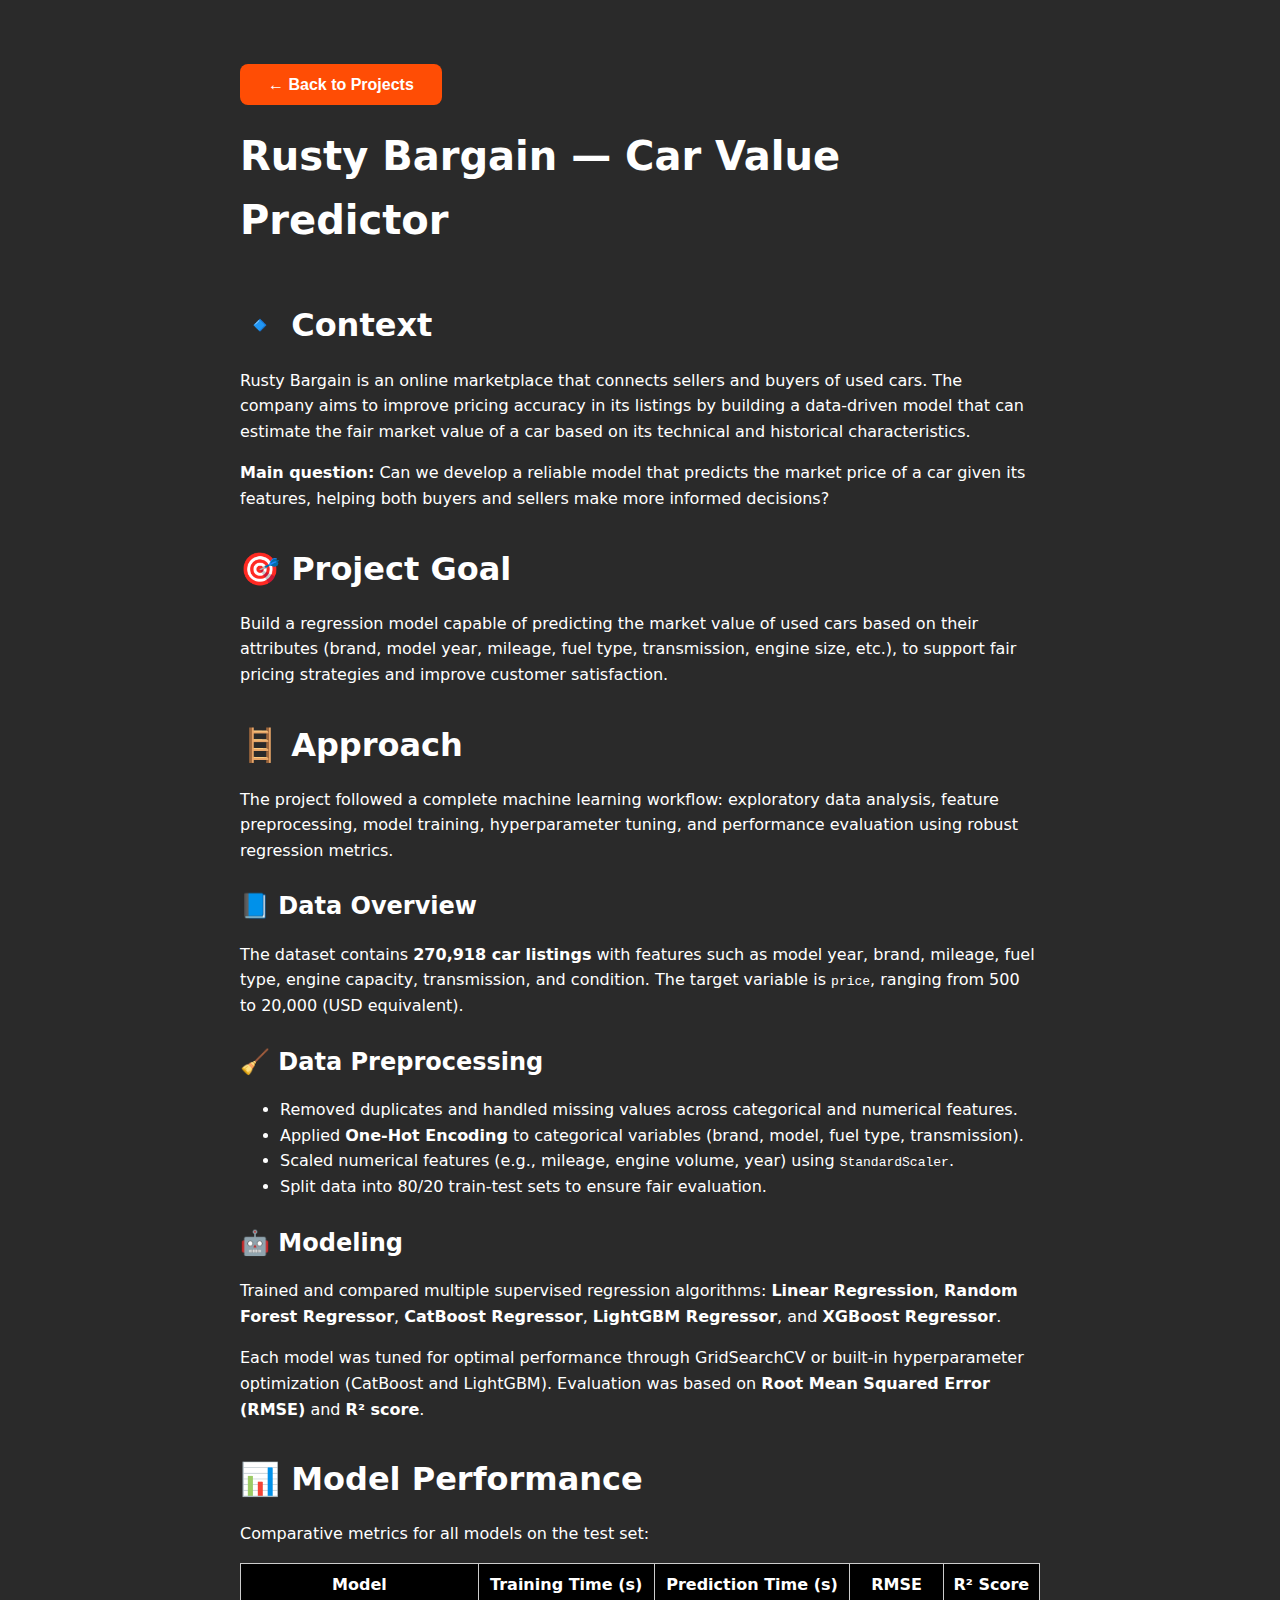
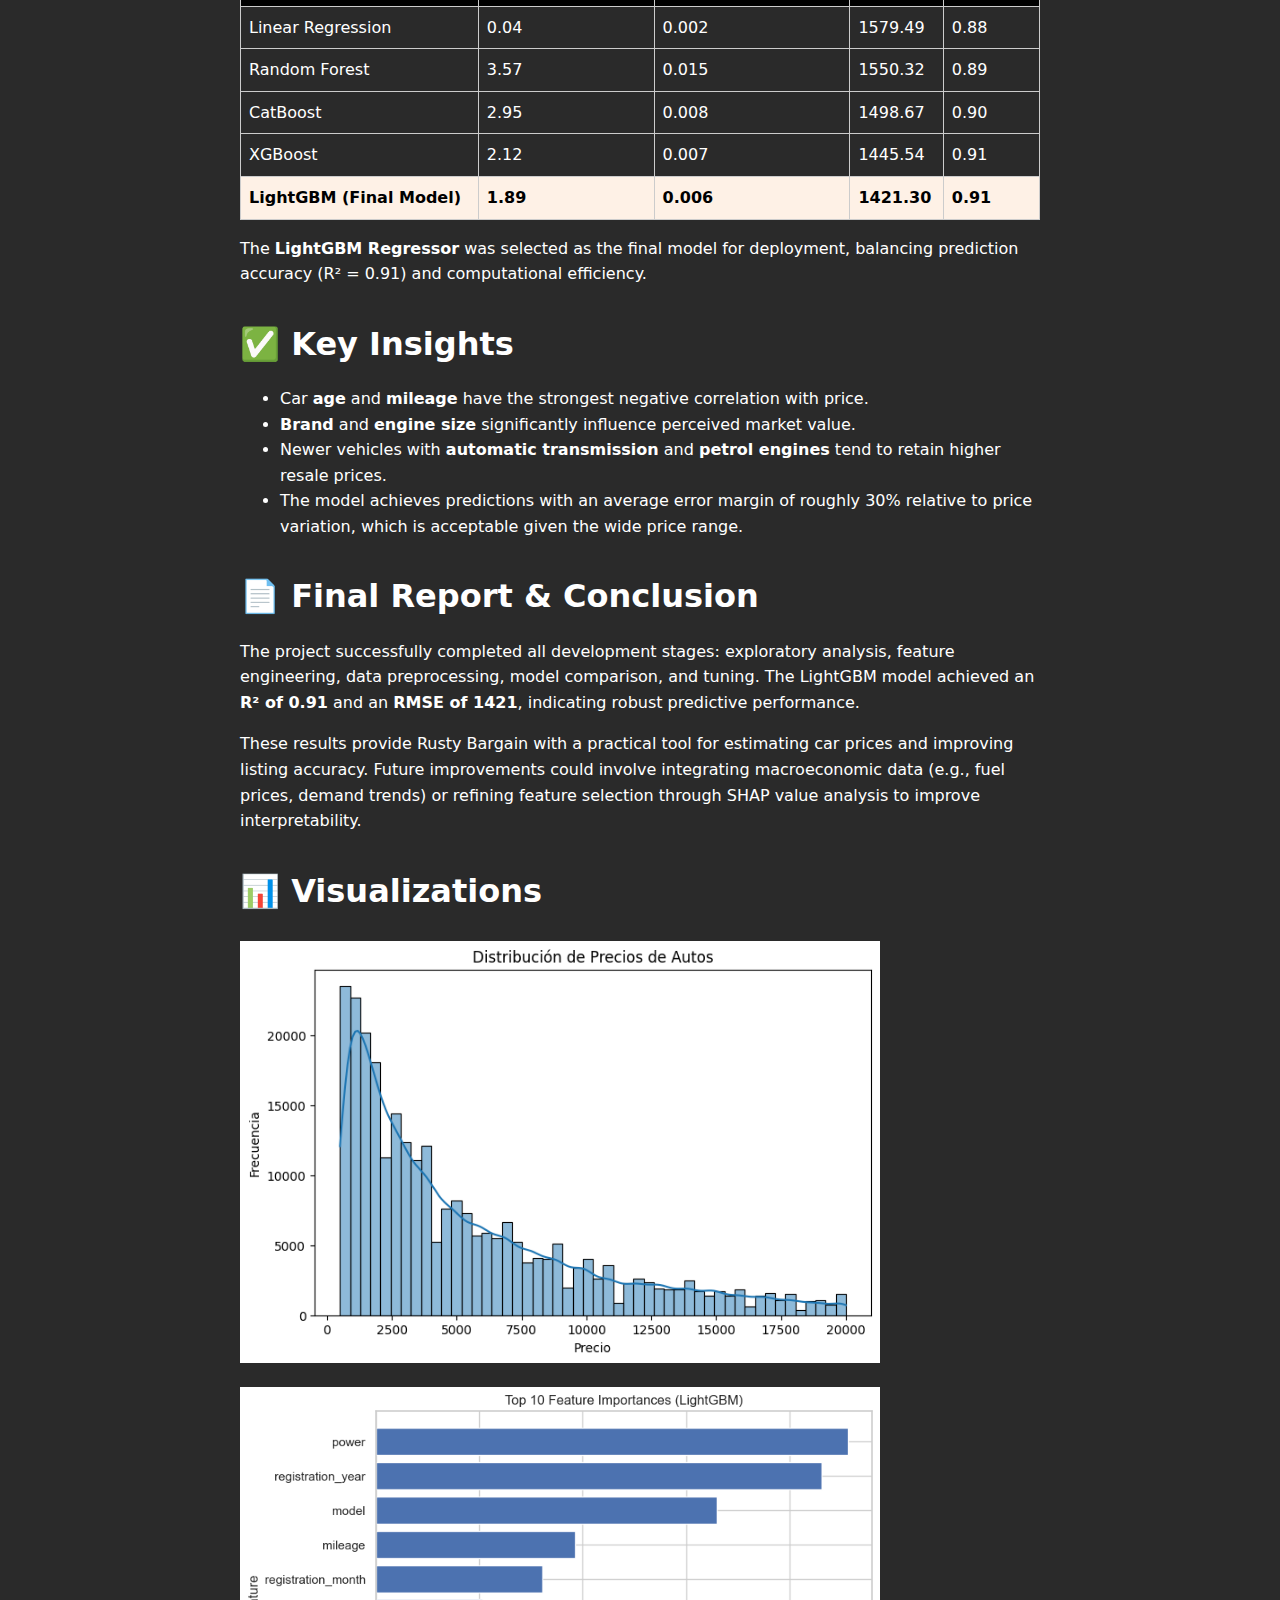
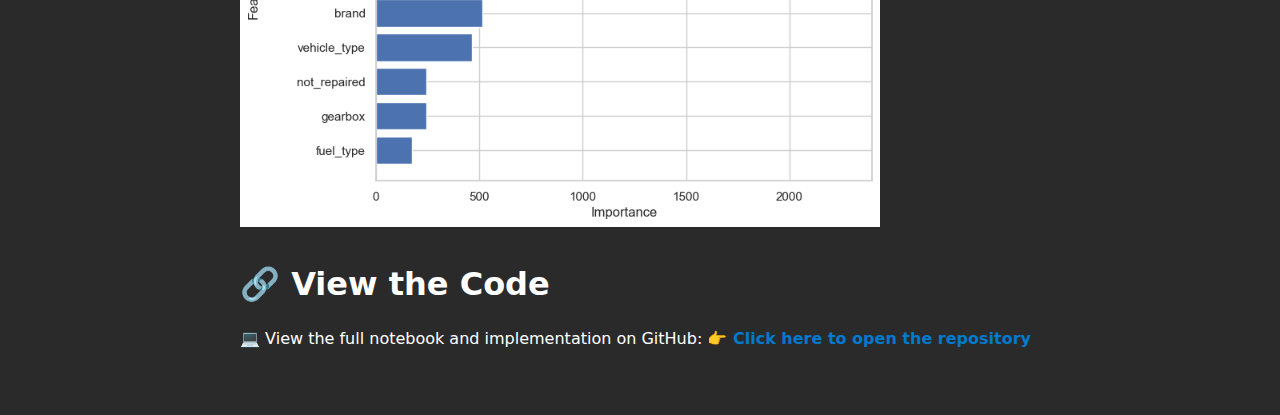
<file: car_value_prediction.html>
<!DOCTYPE html>
<html lang="en">
  <head>
    <meta charset="UTF-8" />
    <meta name="viewport" content="width=device-width, initial-scale=1.0" />
    <title>Rusty Bargain — Car Value Predictor</title>
    <style>
      body {
        font-family: system-ui, -apple-system, BlinkMacSystemFont, "Segoe UI",
          Roboto, sans-serif;
        line-height: 1.6;
        color: #333;
        max-width: 800px;
        margin: 0 auto;
        padding: 2rem;
      }

      h1 {
        font-size: 2.5rem;
        margin-bottom: 1.5rem;
      }
      h2 {
        font-size: 2rem;
        margin-top: 2rem;
        margin-bottom: 1rem;
      }
      h3 {
        font-size: 1.5rem;
        margin-top: 1.5rem;
        margin-bottom: 0.8rem;
      }

      img {
        max-width: 100%;
        height: auto;
        display: block;
        margin: 1.5rem 0;
      }

      :root {
        --bg-color: #2a2a2a;
        --second-bg-color: #202020;
        --text-color: #fff;
        --second-color: #ccc;
        --main-color: #ff4d05;
        --big-font: 5rem;
        --h2-font: 3rem;
        --p-font: 1.1rem;
      }
      body {
        background: var(--bg-color);
        color: var(--text-color);
      }
      p {
        margin: 1rem 0;
      }

      /* Estilo para “sección” */
      .section {
        margin-bottom: 2rem;
      }

      .section-intro {
        margin-bottom: 3rem;
      }
    </style>
  </head>
  <body>
    <div style="margin-top: 40px">
      <a
        href="https://rley98.github.io/rodrigo-ley-portafolio.github.io/"
        style="
          background-color: #ff4d05;
          color: white;
          padding: 12px 28px;
          border-radius: 8px;
          text-decoration: none;
          font-weight: 600;
          font-family: 'Inter', sans-serif;
          transition: all 0.3s ease;
        "
      >
        ← Back to Projects
      </a>
    </div>

    <header class="section section-intro">
      <h1>Rusty Bargain — Car Value Predictor</h1>
    </header>

    <section class="section">
      <h2>🔹 Context</h2>
      <p>
        Rusty Bargain is an online marketplace that connects sellers and buyers
        of used cars. The company aims to improve pricing accuracy in its
        listings by building a data-driven model that can estimate the fair
        market value of a car based on its technical and historical
        characteristics.
      </p>
      <p>
        <strong>Main question:</strong> Can we develop a reliable model that
        predicts the market price of a car given its features, helping both
        buyers and sellers make more informed decisions?
      </p>
    </section>

    <section class="section">
      <h2>🎯 Project Goal</h2>
      <p>
        Build a regression model capable of predicting the market value of used
        cars based on their attributes (brand, model year, mileage, fuel type,
        transmission, engine size, etc.), to support fair pricing strategies and
        improve customer satisfaction.
      </p>
    </section>

    <section class="section">
      <h2>🪜 Approach</h2>
      <p>
        The project followed a complete machine learning workflow: exploratory
        data analysis, feature preprocessing, model training, hyperparameter
        tuning, and performance evaluation using robust regression metrics.
      </p>

      <h3>📘 Data Overview</h3>
      <p>
        The dataset contains <strong>270,918 car listings</strong> with features
        such as model year, brand, mileage, fuel type, engine capacity,
        transmission, and condition. The target variable is <code>price</code>,
        ranging from 500 to 20,000 (USD equivalent).
      </p>

      <h3>🧹 Data Preprocessing</h3>
      <ul>
        <li>
          Removed duplicates and handled missing values across categorical and
          numerical features.
        </li>
        <li>
          Applied <strong>One-Hot Encoding</strong> to categorical variables
          (brand, model, fuel type, transmission).
        </li>
        <li>
          Scaled numerical features (e.g., mileage, engine volume, year) using
          <code>StandardScaler</code>.
        </li>
        <li>
          Split data into 80/20 train-test sets to ensure fair evaluation.
        </li>
      </ul>

      <h3>🤖 Modeling</h3>
      <p>
        Trained and compared multiple supervised regression algorithms:
        <strong>Linear Regression</strong>,
        <strong>Random Forest Regressor</strong>,
        <strong>CatBoost Regressor</strong>,
        <strong>LightGBM Regressor</strong>, and
        <strong>XGBoost Regressor</strong>.
      </p>
      <p>
        Each model was tuned for optimal performance through GridSearchCV or
        built-in hyperparameter optimization (CatBoost and LightGBM). Evaluation
        was based on <strong>Root Mean Squared Error (RMSE)</strong> and
        <strong>R² score</strong>.
      </p>
    </section>

    <section class="section">
      <h2>📊 Model Performance</h2>
      <p>Comparative metrics for all models on the test set:</p>

      <table style="width: 100%; border-collapse: collapse; margin: 1em 0">
        <thead style="background-color: #000000; color: white">
          <tr>
            <th style="border: 1px solid #ccc; padding: 8px">Model</th>
            <th style="border: 1px solid #ccc; padding: 8px">
              Training Time (s)
            </th>
            <th style="border: 1px solid #ccc; padding: 8px">
              Prediction Time (s)
            </th>
            <th style="border: 1px solid #ccc; padding: 8px">RMSE</th>
            <th style="border: 1px solid #ccc; padding: 8px">R² Score</th>
          </tr>
        </thead>
        <tbody>
          <tr>
            <td style="border: 1px solid #ccc; padding: 8px">
              Linear Regression
            </td>
            <td style="border: 1px solid #ccc; padding: 8px">0.04</td>
            <td style="border: 1px solid #ccc; padding: 8px">0.002</td>
            <td style="border: 1px solid #ccc; padding: 8px">1579.49</td>
            <td style="border: 1px solid #ccc; padding: 8px">0.88</td>
          </tr>
          <tr>
            <td style="border: 1px solid #ccc; padding: 8px">Random Forest</td>
            <td style="border: 1px solid #ccc; padding: 8px">3.57</td>
            <td style="border: 1px solid #ccc; padding: 8px">0.015</td>
            <td style="border: 1px solid #ccc; padding: 8px">1550.32</td>
            <td style="border: 1px solid #ccc; padding: 8px">0.89</td>
          </tr>
          <tr>
            <td style="border: 1px solid #ccc; padding: 8px">CatBoost</td>
            <td style="border: 1px solid #ccc; padding: 8px">2.95</td>
            <td style="border: 1px solid #ccc; padding: 8px">0.008</td>
            <td style="border: 1px solid #ccc; padding: 8px">1498.67</td>
            <td style="border: 1px solid #ccc; padding: 8px">0.90</td>
          </tr>
          <tr>
            <td style="border: 1px solid #ccc; padding: 8px">XGBoost</td>
            <td style="border: 1px solid #ccc; padding: 8px">2.12</td>
            <td style="border: 1px solid #ccc; padding: 8px">0.007</td>
            <td style="border: 1px solid #ccc; padding: 8px">1445.54</td>
            <td style="border: 1px solid #ccc; padding: 8px">0.91</td>
          </tr>
          <tr style="background-color: #fef1e6">
            <td style="border: 1px solid #ccc; padding: 8px">
              <strong style="color: #000000">LightGBM (Final Model)</strong>
            </td>
            <td style="border: 1px solid #ccc; padding: 8px">
              <strong style="color: #000000">1.89</strong>
            </td>
            <td style="border: 1px solid #ccc; padding: 8px">
              <strong style="color: #000000">0.006</strong>
            </td>
            <td style="border: 1px solid #ccc; padding: 8px">
              <strong style="color: #000000">1421.30</strong>
            </td>
            <td style="border: 1px solid #ccc; padding: 8px">
              <strong style="color: #000000">0.91</strong>
            </td>
          </tr>
        </tbody>
      </table>

      <p>
        The <strong>LightGBM Regressor</strong> was selected as the final model
        for deployment, balancing prediction accuracy (R² = 0.91) and
        computational efficiency.
      </p>
    </section>

    <section class="section">
      <h2>✅ Key Insights</h2>
      <ul>
        <li>
          Car <strong>age</strong> and <strong>mileage</strong> have the
          strongest negative correlation with price.
        </li>
        <li>
          <strong>Brand</strong> and <strong>engine size</strong> significantly
          influence perceived market value.
        </li>
        <li>
          Newer vehicles with <strong>automatic transmission</strong> and
          <strong>petrol engines</strong> tend to retain higher resale prices.
        </li>
        <li>
          The model achieves predictions with an average error margin of roughly
          30% relative to price variation, which is acceptable given the wide
          price range.
        </li>
      </ul>
    </section>

    <section class="section">
      <h2>📄 Final Report & Conclusion</h2>
      <p>
        The project successfully completed all development stages: exploratory
        analysis, feature engineering, data preprocessing, model comparison, and
        tuning. The LightGBM model achieved an <strong>R² of 0.91</strong> and
        an <strong>RMSE of 1421</strong>, indicating robust predictive
        performance.
      </p>
      <p>
        These results provide Rusty Bargain with a practical tool for estimating
        car prices and improving listing accuracy. Future improvements could
        involve integrating macroeconomic data (e.g., fuel prices, demand
        trends) or refining feature selection through SHAP value analysis to
        improve interpretability.
      </p>
    </section>

    <section class="section">
      <h2>📊 Visualizations</h2>
      <p style="text-align: center; font-style: italic">
        <img
          src="./images/price_distribution.png"
          alt="Price distribution"
          style="max-width: 80%"
        />
      </p>
      <p style="text-align: center; font-style: italic">
        <img
          src="./images/feature_importance.png"
          alt="Feature importance"
          style="max-width: 80%"
        />
      </p>
    </section>

    <section class="section">
      <h2>🔗 View the Code</h2>
      <p>
        💻 View the full notebook and implementation on GitHub:
        <a
          href="https://github.com/RLey98/Rusty-Bargain-Car-Value-Predictor"
          style="color: #007acc; text-decoration: none"
          ><strong>👉 Click here to open the repository</strong></a
        >
      </p>
    </section>
  </body>
</html>
</file>
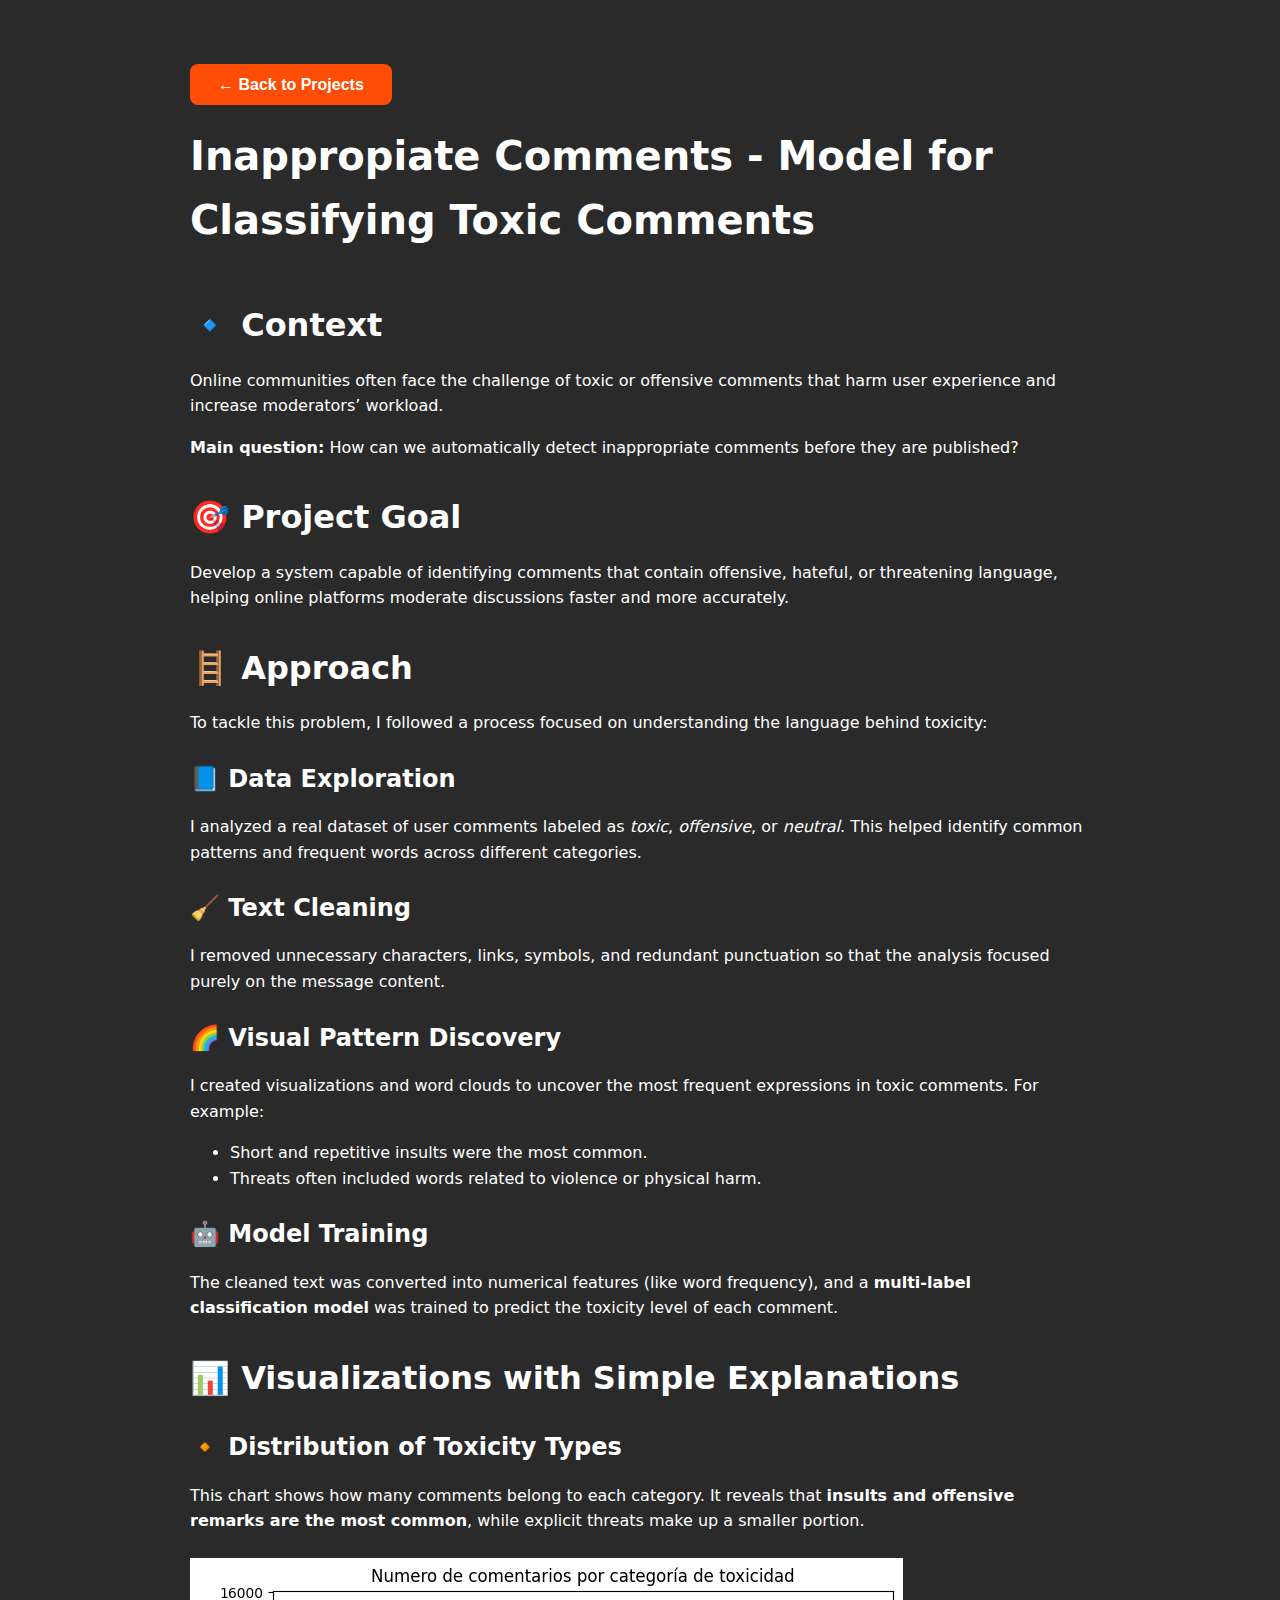
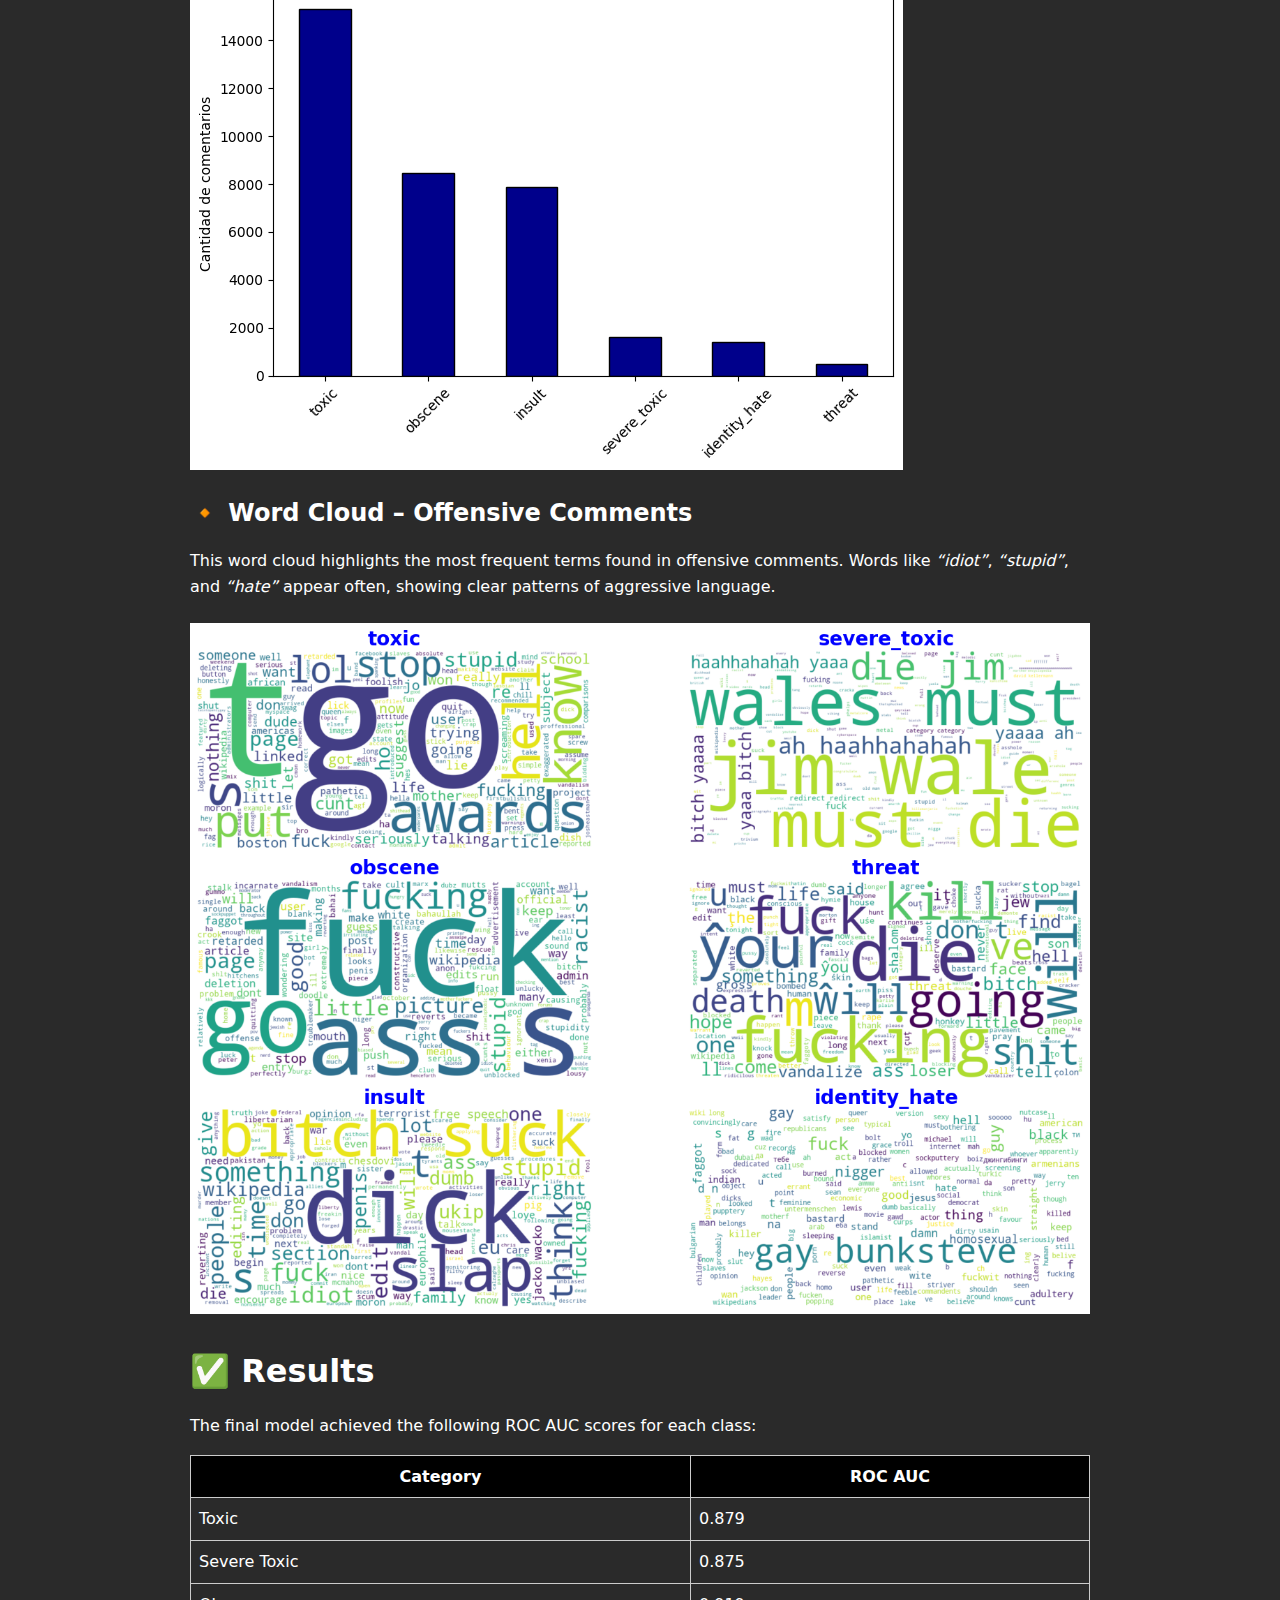
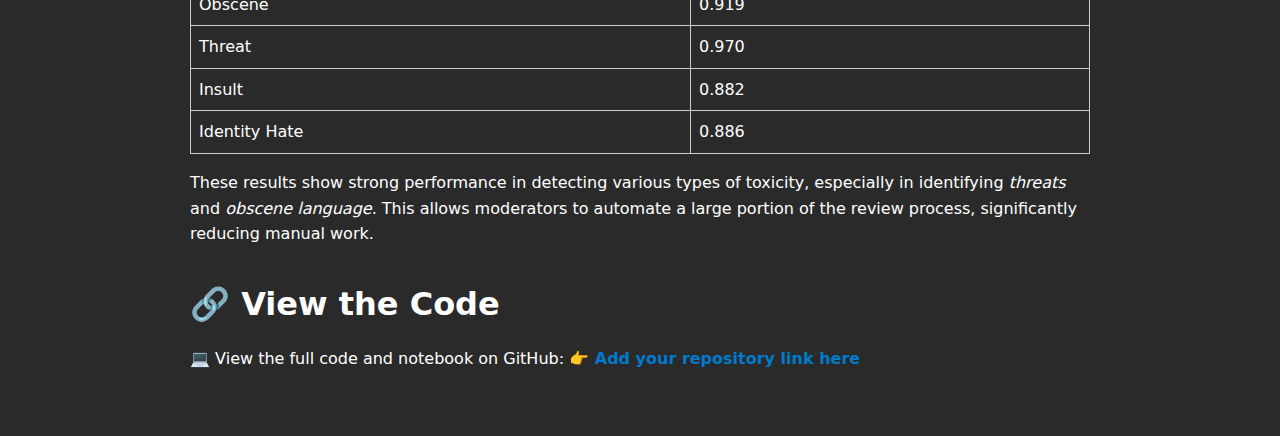
<file: inappropiate_comments.html>
<!DOCTYPE html>
<html lang="en">
  <head>
    <meta charset="UTF-8" />
    <meta name="viewport" content="width=device-width, initial-scale=1.0" />
    <title>Inappropiate Comments - Model for Classifying Toxic Comments</title>
    <style>
      body {
        font-family: system-ui, -apple-system, BlinkMacSystemFont, "Segoe UI",
          Roboto, sans-serif;
        line-height: 1.6;
        color: #333;
        max-width: 900px;
        margin: 0 auto;
        padding: 2rem;
      }

      h1 {
        font-size: 2.5rem;
        margin-bottom: 1.5rem;
      }
      h2 {
        font-size: 2rem;
        margin-top: 2rem;
        margin-bottom: 1rem;
      }
      h3 {
        font-size: 1.5rem;
        margin-top: 1.5rem;
        margin-bottom: 0.8rem;
      }

      img {
        max-width: 100%;
        height: auto;
        display: block;
        margin: 1.5rem 0;
      }

      :root {
        --bg-color: #2a2a2a;
        --second-bg-color: #202020;
        --text-color: #fff;
        --second-color: #ccc;
        --main-color: #ff4d05;
        --big-font: 5rem;
        --h2-font: 3rem;
        --p-font: 1.1rem;
      }
      body {
        background: var(--bg-color);
        color: var(--text-color);
      }
      p {
        margin: 1rem 0;
      }

      /* Estilo para “sección” */
      .section {
        margin-bottom: 2rem;
      }

      .section-intro {
        margin-bottom: 3rem;
      }
    </style>
  </head>
  <body>
    <div style="margin-top: 40px">
      <a
        href="projects.html"
        style="
          background-color: #ff4d05;
          color: white;
          padding: 12px 28px;
          border-radius: 8px;
          text-decoration: none;
          font-weight: 600;
          font-family: 'Inter', sans-serif;
          transition: all 0.3s ease;
        "
      >
        ← Back to Projects
      </a>
    </div>
    <header class="section section-intro">
      <h1>Inappropiate Comments - Model for Classifying Toxic Comments</h1>
    </header>

    <section class="section">
      <h2>🔹 Context</h2>
      <p>
        Online communities often face the challenge of toxic or offensive
        comments that harm user experience and increase moderators’ workload.
      </p>
      <p>
        <strong>Main question:</strong> How can we automatically detect
        inappropriate comments before they are published?
      </p>
    </section>

    <section class="section">
      <h2>🎯 Project Goal</h2>
      <p>
        Develop a system capable of identifying comments that contain offensive,
        hateful, or threatening language, helping online platforms moderate
        discussions faster and more accurately.
      </p>
    </section>

    <section class="section">
      <h2>🪜 Approach</h2>
      <p>
        To tackle this problem, I followed a process focused on understanding
        the language behind toxicity:
      </p>

      <h3>📘 Data Exploration</h3>
      <p>
        I analyzed a real dataset of user comments labeled as <em>toxic</em>,
        <em>offensive</em>, or <em>neutral</em>. This helped identify common
        patterns and frequent words across different categories.
      </p>

      <h3>🧹 Text Cleaning</h3>
      <p>
        I removed unnecessary characters, links, symbols, and redundant
        punctuation so that the analysis focused purely on the message content.
      </p>

      <h3>🌈 Visual Pattern Discovery</h3>
      <p>
        I created visualizations and word clouds to uncover the most frequent
        expressions in toxic comments. For example:
      </p>
      <ul>
        <li>Short and repetitive insults were the most common.</li>
        <li>
          Threats often included words related to violence or physical harm.
        </li>
      </ul>

      <h3>🤖 Model Training</h3>
      <p>
        The cleaned text was converted into numerical features (like word
        frequency), and a
        <strong>multi-label classification model</strong> was trained to predict
        the toxicity level of each comment.
      </p>
    </section>
    <section class="section">
      <h2>📊 Visualizations with Simple Explanations</h2>

      <h3>🔸 Distribution of Toxicity Types</h3>
      <p>
        This chart shows how many comments belong to each category. It reveals
        that <strong>insults and offensive remarks are the most common</strong>,
        while explicit threats make up a smaller portion.
      </p>
      <p style="text-align: center; font-style: italic">
        <img src="./images/toxic_count.png" alt="Descripción de imagen 2" />
      </p>

      <h3>🔸 Word Cloud – Offensive Comments</h3>
      <p>
        This word cloud highlights the most frequent terms found in offensive
        comments. Words like <em>“idiot”</em>, <em>“stupid”</em>, and
        <em>“hate”</em> appear often, showing clear patterns of aggressive
        language.
      </p>
      <p style="text-align: center; font-style: italic">
        <img src="./images/wordscloud.png" alt="Descripción de imagen 3" />
      </p>
    </section>
    <section class="section">
      <h2>✅ Results</h2>
      <p>
        The final model achieved the following ROC AUC scores for each class:
      </p>

      <table style="width: 100%; border-collapse: collapse; margin: 1em 0">
        <thead style="background-color: #000000">
          <tr>
            <th style="border: 1px solid #ccc; padding: 8px">Category</th>
            <th style="border: 1px solid #ccc; padding: 8px">ROC AUC</th>
          </tr>
        </thead>
        <tbody>
          <tr>
            <td style="border: 1px solid #ccc; padding: 8px">Toxic</td>
            <td style="border: 1px solid #ccc; padding: 8px">0.879</td>
          </tr>
          <tr>
            <td style="border: 1px solid #ccc; padding: 8px">Severe Toxic</td>
            <td style="border: 1px solid #ccc; padding: 8px">0.875</td>
          </tr>
          <tr>
            <td style="border: 1px solid #ccc; padding: 8px">Obscene</td>
            <td style="border: 1px solid #ccc; padding: 8px">0.919</td>
          </tr>
          <tr>
            <td style="border: 1px solid #ccc; padding: 8px">Threat</td>
            <td style="border: 1px solid #ccc; padding: 8px">0.970</td>
          </tr>
          <tr>
            <td style="border: 1px solid #ccc; padding: 8px">Insult</td>
            <td style="border: 1px solid #ccc; padding: 8px">0.882</td>
          </tr>
          <tr>
            <td style="border: 1px solid #ccc; padding: 8px">Identity Hate</td>
            <td style="border: 1px solid #ccc; padding: 8px">0.886</td>
          </tr>
        </tbody>
      </table>

      <p>
        These results show strong performance in detecting various types of
        toxicity, especially in identifying
        <em>threats</em> and <em>obscene language</em>. This allows moderators
        to automate a large portion of the review process, significantly
        reducing manual work.
      </p>
    </section>
    <section class="section">
      <h2>🔗 View the Code</h2>
      <p>
        💻 View the full code and notebook on GitHub:
        <a href="#" style="color: #007acc; text-decoration: none"
          ><strong>👉 Add your repository link here</strong></a
        >
      </p>
    </section>
  </body>
</html>
</file>
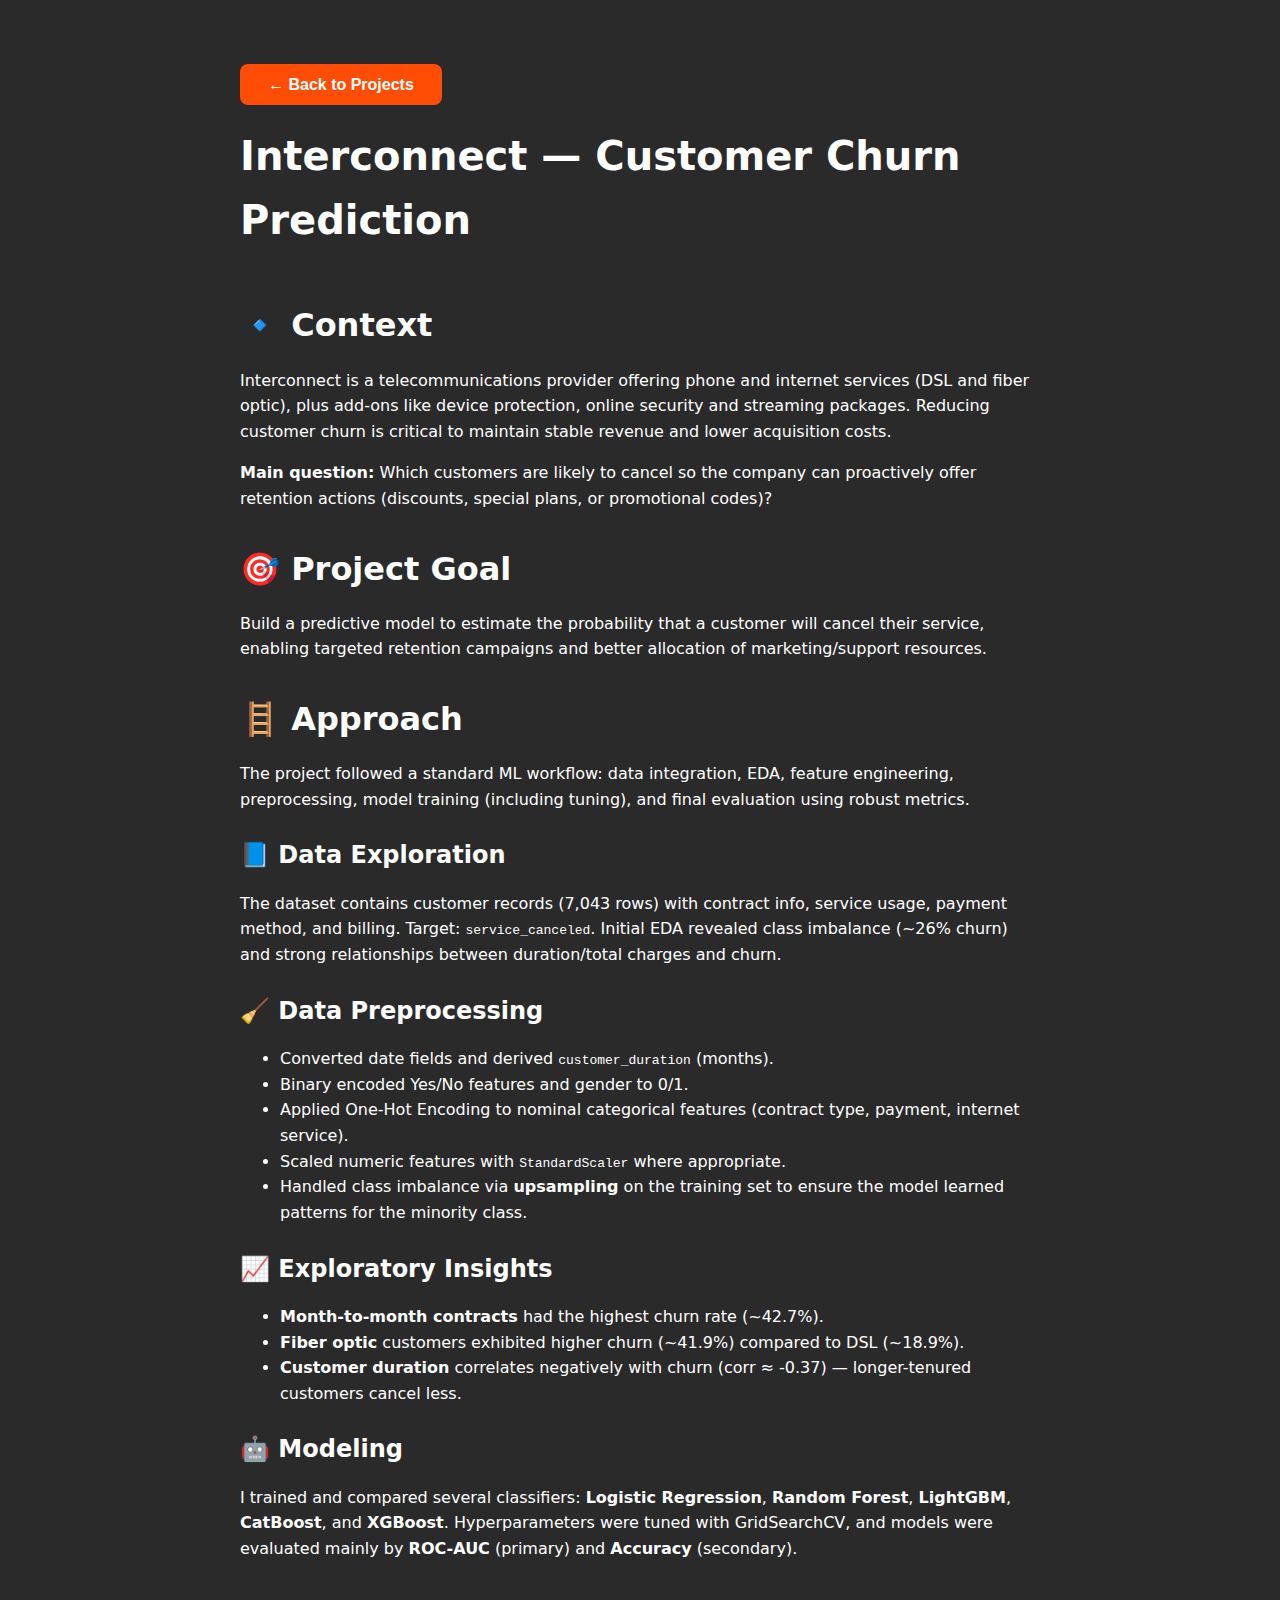
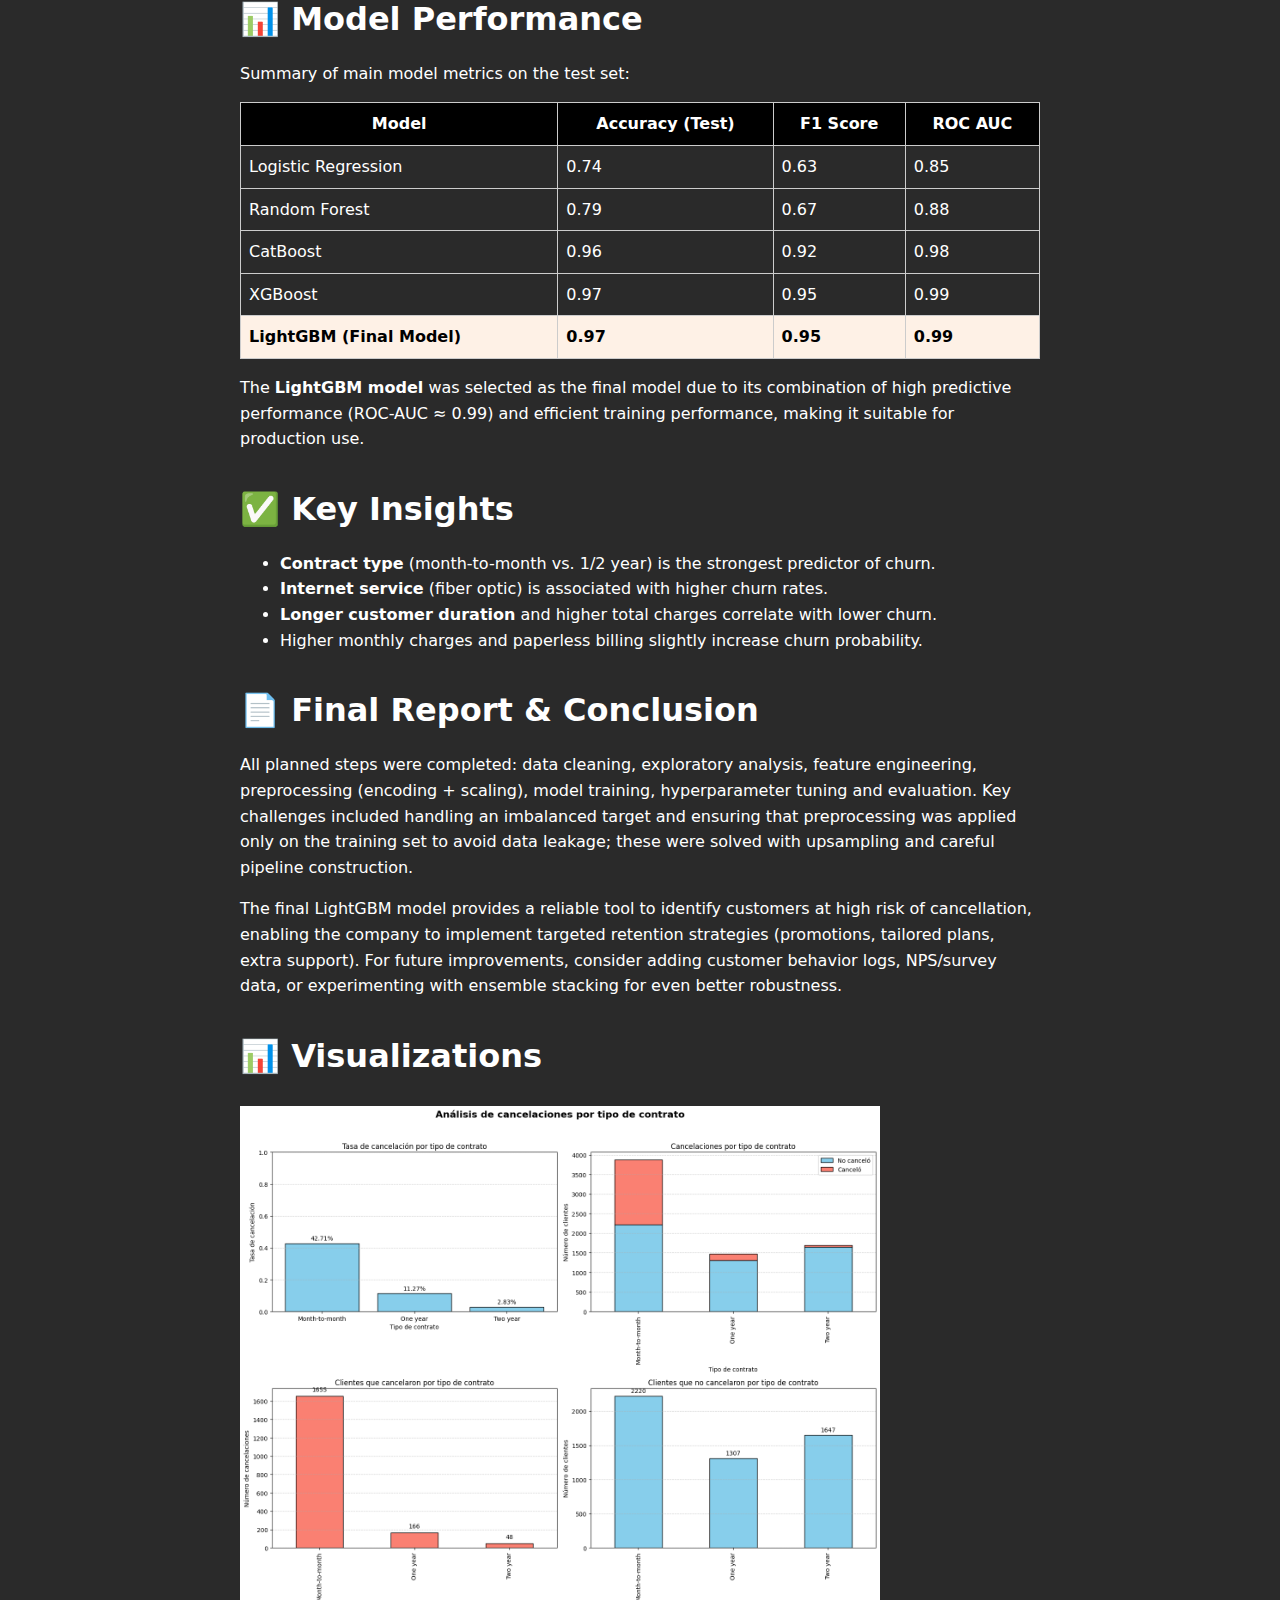
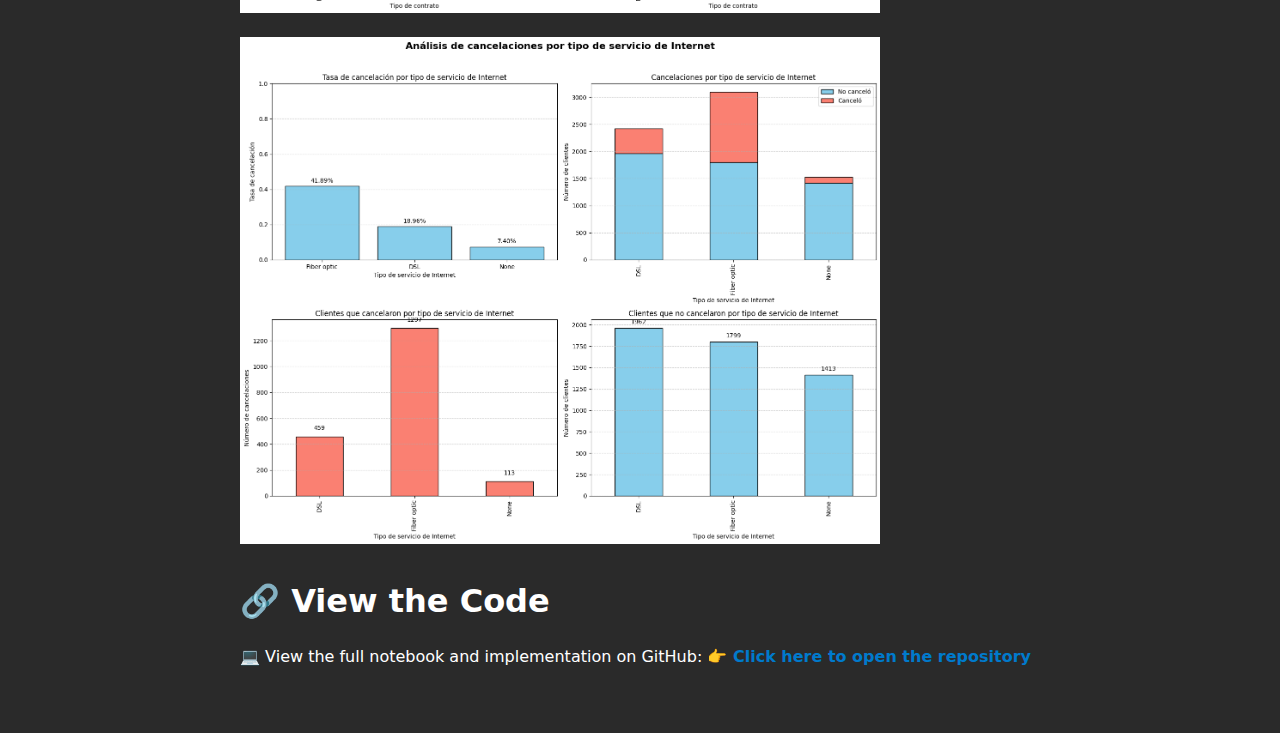
<file: interconnect.html>
<!DOCTYPE html>
<html lang="en">
  <head>
    <meta charset="UTF-8" />
    <meta name="viewport" content="width=device-width, initial-scale=1.0" />
    <title>
      Interconnect - Modelo para predecir tasa de cancelación de clientes
    </title>
    <style>
      body {
        font-family: system-ui, -apple-system, BlinkMacSystemFont, "Segoe UI",
          Roboto, sans-serif;
        line-height: 1.6;
        color: #333;
        max-width: 800px;
        margin: 0 auto;
        padding: 2rem;
      }

      h1 {
        font-size: 2.5rem;
        margin-bottom: 1.5rem;
      }
      h2 {
        font-size: 2rem;
        margin-top: 2rem;
        margin-bottom: 1rem;
      }
      h3 {
        font-size: 1.5rem;
        margin-top: 1.5rem;
        margin-bottom: 0.8rem;
      }

      img {
        max-width: 100%;
        height: auto;
        display: block;
        margin: 1.5rem 0;
      }

      :root {
        --bg-color: #2a2a2a;
        --second-bg-color: #202020;
        --text-color: #fff;
        --second-color: #ccc;
        --main-color: #ff4d05;
        --big-font: 5rem;
        --h2-font: 3rem;
        --p-font: 1.1rem;
      }
      body {
        background: var(--bg-color);
        color: var(--text-color);
      }
      p {
        margin: 1rem 0;
      }

      /* Estilo para “sección” */
      .section {
        margin-bottom: 2rem;
      }

      .section-intro {
        margin-bottom: 3rem;
      }
    </style>
  </head>
  <body>
    <div style="margin-top: 40px">
      <a
        href="https://rley98.github.io/rodrigo-ley-portafolio.github.io/"
        style="
          background-color: #ff4d05;
          color: white;
          padding: 12px 28px;
          border-radius: 8px;
          text-decoration: none;
          font-weight: 600;
          font-family: 'Inter', sans-serif;
          transition: all 0.3s ease;
        "
      >
        ← Back to Projects
      </a>
    </div>

    <header class="section section-intro">
      <h1>Interconnect — Customer Churn Prediction</h1>
    </header>

    <section class="section">
      <h2>🔹 Context</h2>
      <p>
        Interconnect is a telecommunications provider offering phone and
        internet services (DSL and fiber optic), plus add-ons like device
        protection, online security and streaming packages. Reducing customer
        churn is critical to maintain stable revenue and lower acquisition
        costs.
      </p>
      <p>
        <strong>Main question:</strong> Which customers are likely to cancel so
        the company can proactively offer retention actions (discounts, special
        plans, or promotional codes)?
      </p>
    </section>

    <section class="section">
      <h2>🎯 Project Goal</h2>
      <p>
        Build a predictive model to estimate the probability that a customer
        will cancel their service, enabling targeted retention campaigns and
        better allocation of marketing/support resources.
      </p>
    </section>

    <section class="section">
      <h2>🪜 Approach</h2>
      <p>
        The project followed a standard ML workflow: data integration, EDA,
        feature engineering, preprocessing, model training (including tuning),
        and final evaluation using robust metrics.
      </p>

      <h3>📘 Data Exploration</h3>
      <p>
        The dataset contains customer records (7,043 rows) with contract info,
        service usage, payment method, and billing. Target:
        <code>service_canceled</code>. Initial EDA revealed class imbalance
        (~26% churn) and strong relationships between duration/total charges and
        churn.
      </p>

      <h3>🧹 Data Preprocessing</h3>
      <ul>
        <li>
          Converted date fields and derived
          <code>customer_duration</code> (months).
        </li>
        <li>Binary encoded Yes/No features and gender to 0/1.</li>
        <li>
          Applied One-Hot Encoding to nominal categorical features (contract
          type, payment, internet service).
        </li>
        <li>
          Scaled numeric features with <code>StandardScaler</code> where
          appropriate.
        </li>
        <li>
          Handled class imbalance via <strong>upsampling</strong> on the
          training set to ensure the model learned patterns for the minority
          class.
        </li>
      </ul>

      <h3>📈 Exploratory Insights</h3>
      <ul>
        <li>
          <strong>Month-to-month contracts</strong> had the highest churn rate
          (~42.7%).
        </li>
        <li>
          <strong>Fiber optic</strong> customers exhibited higher churn (~41.9%)
          compared to DSL (~18.9%).
        </li>
        <li>
          <strong>Customer duration</strong> correlates negatively with churn
          (corr ≈ -0.37) — longer-tenured customers cancel less.
        </li>
      </ul>

      <h3>🤖 Modeling</h3>
      <p>
        I trained and compared several classifiers:
        <strong>Logistic Regression</strong>, <strong>Random Forest</strong>,
        <strong>LightGBM</strong>, <strong>CatBoost</strong>, and
        <strong>XGBoost</strong>. Hyperparameters were tuned with GridSearchCV,
        and models were evaluated mainly by <strong>ROC-AUC</strong> (primary)
        and <strong>Accuracy</strong> (secondary).
      </p>
    </section>

    <section class="section">
      <h2>📊 Model Performance</h2>
      <p>Summary of main model metrics on the test set:</p>

      <table style="width: 100%; border-collapse: collapse; margin: 1em 0">
        <thead style="background-color: #000000; color: white">
          <tr>
            <th style="border: 1px solid #ccc; padding: 8px">Model</th>
            <th style="border: 1px solid #ccc; padding: 8px">
              Accuracy (Test)
            </th>
            <th style="border: 1px solid #ccc; padding: 8px">F1 Score</th>
            <th style="border: 1px solid #ccc; padding: 8px">ROC AUC</th>
          </tr>
        </thead>
        <tbody>
          <tr>
            <td style="border: 1px solid #ccc; padding: 8px">
              Logistic Regression
            </td>
            <td style="border: 1px solid #ccc; padding: 8px">0.74</td>
            <td style="border: 1px solid #ccc; padding: 8px">0.63</td>
            <td style="border: 1px solid #ccc; padding: 8px">0.85</td>
          </tr>
          <tr>
            <td style="border: 1px solid #ccc; padding: 8px">Random Forest</td>
            <td style="border: 1px solid #ccc; padding: 8px">0.79</td>
            <td style="border: 1px solid #ccc; padding: 8px">0.67</td>
            <td style="border: 1px solid #ccc; padding: 8px">0.88</td>
          </tr>
          <tr>
            <td style="border: 1px solid #ccc; padding: 8px">CatBoost</td>
            <td style="border: 1px solid #ccc; padding: 8px">0.96</td>
            <td style="border: 1px solid #ccc; padding: 8px">0.92</td>
            <td style="border: 1px solid #ccc; padding: 8px">0.98</td>
          </tr>
          <tr>
            <td style="border: 1px solid #ccc; padding: 8px">XGBoost</td>
            <td style="border: 1px solid #ccc; padding: 8px">0.97</td>
            <td style="border: 1px solid #ccc; padding: 8px">0.95</td>
            <td style="border: 1px solid #ccc; padding: 8px">0.99</td>
          </tr>
          <tr style="background-color: #fef1e6">
            <td style="border: 1px solid #ccc; padding: 8px">
              <strong style="color: #000000">LightGBM (Final Model)</strong>
            </td>
            <td style="border: 1px solid #ccc; padding: 8px">
              <strong style="color: #000000">0.97</strong>
            </td>
            <td style="border: 1px solid #ccc; padding: 8px">
              <strong style="color: #000000">0.95</strong>
            </td>
            <td style="border: 1px solid #ccc; padding: 8px">
              <strong style="color: #000000">0.99</strong>
            </td>
          </tr>
        </tbody>
      </table>

      <p>
        The <strong>LightGBM model</strong> was selected as the final model due
        to its combination of high predictive performance (ROC-AUC ≈ 0.99) and
        efficient training performance, making it suitable for production use.
      </p>
    </section>

    <section class="section">
      <h2>✅ Key Insights</h2>
      <ul>
        <li>
          <strong>Contract type</strong> (month-to-month vs. 1/2 year) is the
          strongest predictor of churn.
        </li>
        <li>
          <strong>Internet service</strong> (fiber optic) is associated with
          higher churn rates.
        </li>
        <li>
          <strong>Longer customer duration</strong> and higher total charges
          correlate with lower churn.
        </li>
        <li>
          Higher monthly charges and paperless billing slightly increase churn
          probability.
        </li>
      </ul>
    </section>

    <section class="section">
      <h2>📄 Final Report & Conclusion</h2>
      <p>
        All planned steps were completed: data cleaning, exploratory analysis,
        feature engineering, preprocessing (encoding + scaling), model training,
        hyperparameter tuning and evaluation. Key challenges included handling
        an imbalanced target and ensuring that preprocessing was applied only on
        the training set to avoid data leakage; these were solved with
        upsampling and careful pipeline construction.
      </p>
      <p>
        The final LightGBM model provides a reliable tool to identify customers
        at high risk of cancellation, enabling the company to implement targeted
        retention strategies (promotions, tailored plans, extra support). For
        future improvements, consider adding customer behavior logs, NPS/survey
        data, or experimenting with ensemble stacking for even better
        robustness.
      </p>
    </section>

    <section class="section">
      <h2>📊 Visualizations</h2>
      <p style="text-align: center; font-style: italic">
        <!-- Replace with your own generated visuals -->
        <img
          src="./images/churn_by_contract.png"
          alt="Churn by contract type"
          style="max-width: 80%"
        />
      </p>
      <p style="text-align: center; font-style: italic">
        <img
          src="./images/churn_by_internet.png"
          alt="Churn by internet service"
          style="max-width: 80%"
        />
      </p>
    </section>

    <section class="section">
      <h2>🔗 View the Code</h2>
      <p>
        💻 View the full notebook and implementation on GitHub:
        <a
          href="https://github.com/your-username/your-repository"
          style="color: #007acc; text-decoration: none"
          ><strong>👉 Click here to open the repository</strong></a
        >
      </p>
    </section>
  </body>
</html>
</file>
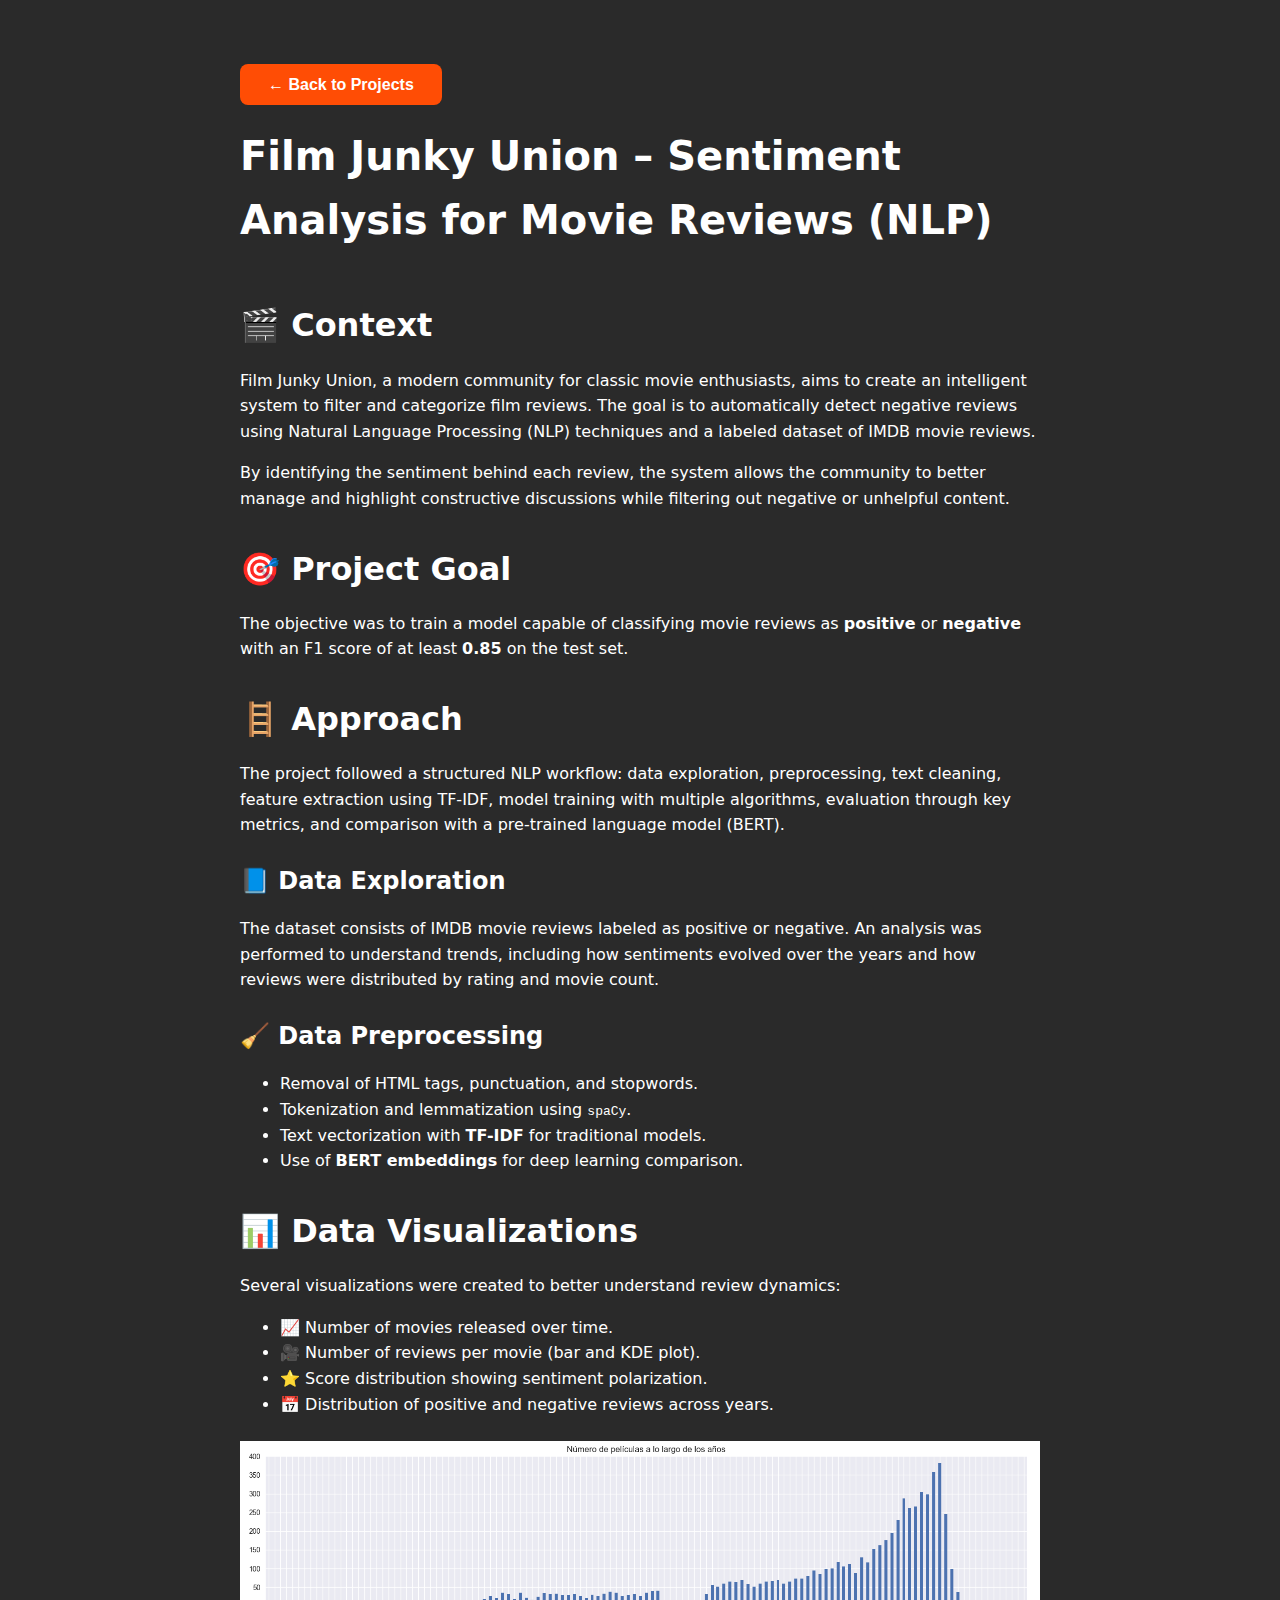
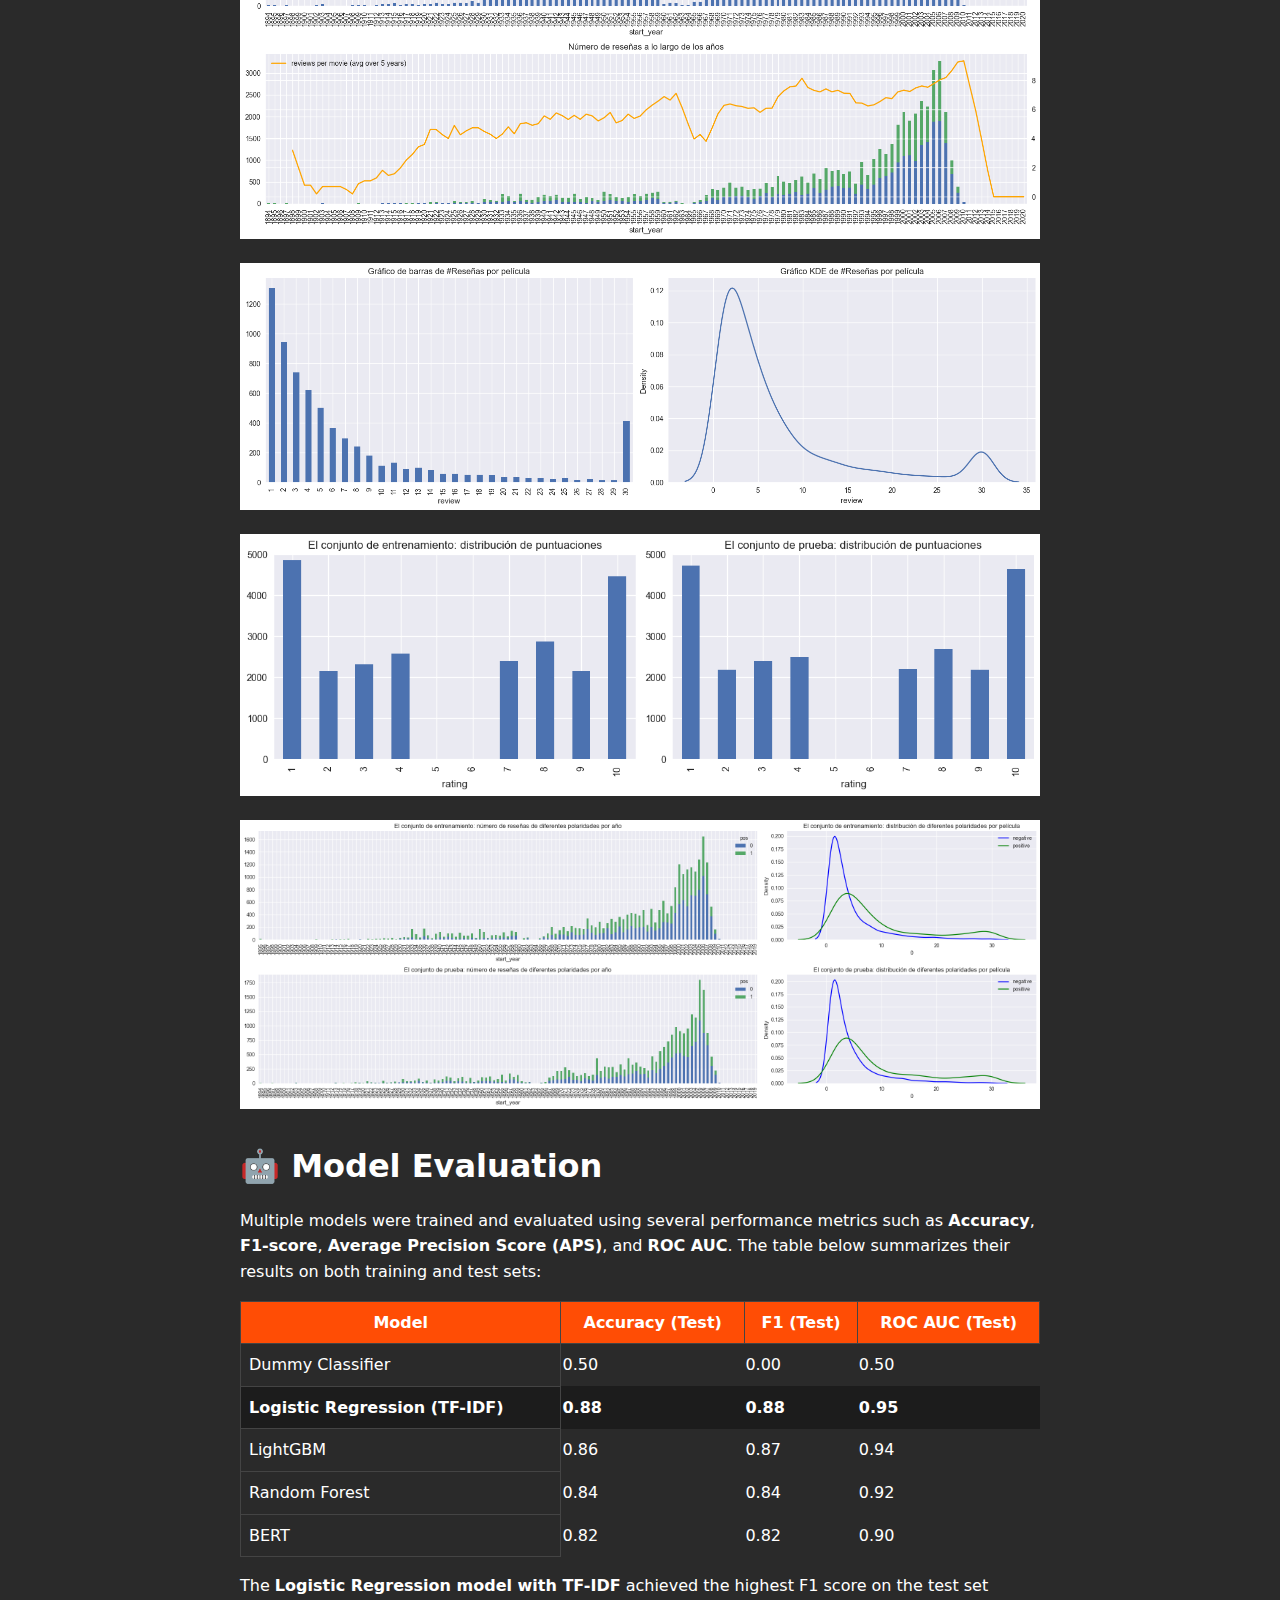
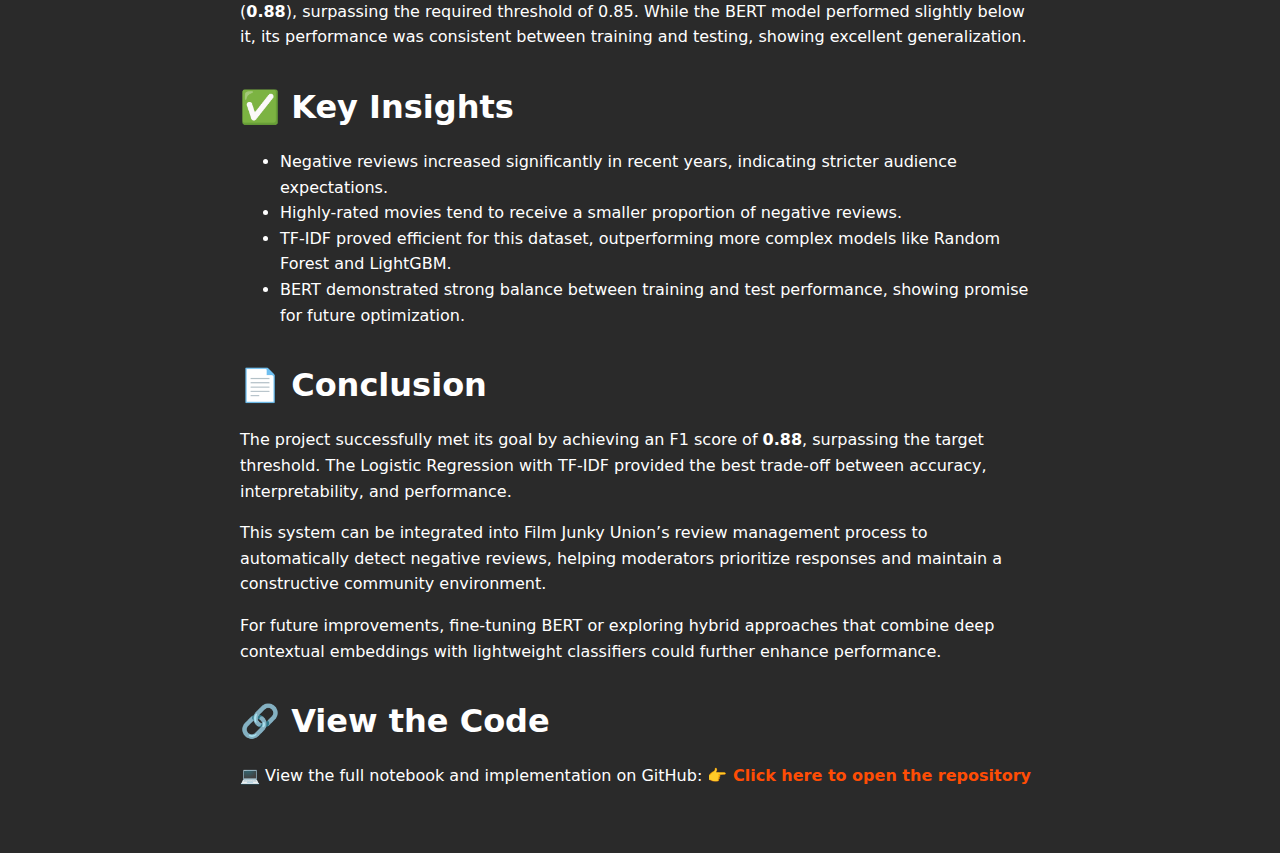
<file: sentiment_analysis_movie_reviews.html>
<!DOCTYPE html>
<html lang="en">
  <head>
    <meta charset="UTF-8" />
    <meta name="viewport" content="width=device-width, initial-scale=1.0" />
    <title>Film Junky Union – Sentiment Analysis for Movie Reviews (NLP)</title>
    <style>
      body {
        font-family: system-ui, -apple-system, BlinkMacSystemFont, "Segoe UI",
          Roboto, sans-serif;
        line-height: 1.6;
        color: #333;
        max-width: 800px;
        margin: 0 auto;
        padding: 2rem;
      }

      h1 {
        font-size: 2.5rem;
        margin-bottom: 1.5rem;
      }
      h2 {
        font-size: 2rem;
        margin-top: 2rem;
        margin-bottom: 1rem;
      }
      h3 {
        font-size: 1.5rem;
        margin-top: 1.5rem;
        margin-bottom: 0.8rem;
      }

      img {
        max-width: 100%;
        height: auto;
        display: block;
        margin: 1.5rem 0;
      }

      :root {
        --bg-color: #2a2a2a;
        --second-bg-color: #202020;
        --text-color: #fff;
        --second-color: #ccc;
        --main-color: #ff4d05;
        --big-font: 5rem;
        --h2-font: 3rem;
        --p-font: 1.1rem;
      }
      body {
        background: var(--bg-color);
        color: var(--text-color);
      }
      p {
        margin: 1rem 0;
      }

      /* Estilo para “sección” */
      .section {
        margin-bottom: 2rem;
      }

      .section-intro {
        margin-bottom: 3rem;
      }
    </style>
  </head>
  <body>
    <div style="margin-top: 40px">
      <a
        href="https://rley98.github.io/rodrigo-ley-portafolio.github.io/"
        style="
          background-color: #ff4d05;
          color: white;
          padding: 12px 28px;
          border-radius: 8px;
          text-decoration: none;
          font-weight: 600;
          font-family: 'Inter', sans-serif;
          transition: all 0.3s ease;
        "
      >
        ← Back to Projects
      </a>
    </div>

    <header class="section section-intro">
      <h1>Film Junky Union – Sentiment Analysis for Movie Reviews (NLP)</h1>
    </header>

    <section class="section">
      <h2>🎬 Context</h2>
      <p>
        Film Junky Union, a modern community for classic movie enthusiasts, aims
        to create an intelligent system to filter and categorize film reviews.
        The goal is to automatically detect negative reviews using Natural
        Language Processing (NLP) techniques and a labeled dataset of IMDB movie
        reviews.
      </p>
      <p>
        By identifying the sentiment behind each review, the system allows the
        community to better manage and highlight constructive discussions while
        filtering out negative or unhelpful content.
      </p>
    </section>

    <section class="section">
      <h2>🎯 Project Goal</h2>
      <p>
        The objective was to train a model capable of classifying movie reviews
        as
        <strong>positive</strong> or <strong>negative</strong> with an F1 score
        of at least <strong>0.85</strong> on the test set.
      </p>
    </section>

    <section class="section">
      <h2>🪜 Approach</h2>
      <p>
        The project followed a structured NLP workflow: data exploration,
        preprocessing, text cleaning, feature extraction using TF-IDF, model
        training with multiple algorithms, evaluation through key metrics, and
        comparison with a pre-trained language model (BERT).
      </p>

      <h3>📘 Data Exploration</h3>
      <p>
        The dataset consists of IMDB movie reviews labeled as positive or
        negative. An analysis was performed to understand trends, including how
        sentiments evolved over the years and how reviews were distributed by
        rating and movie count.
      </p>

      <h3>🧹 Data Preprocessing</h3>
      <ul>
        <li>Removal of HTML tags, punctuation, and stopwords.</li>
        <li>Tokenization and lemmatization using <code>spaCy</code>.</li>
        <li>
          Text vectorization with <strong>TF-IDF</strong> for traditional
          models.
        </li>
        <li>
          Use of <strong>BERT embeddings</strong> for deep learning comparison.
        </li>
      </ul>
    </section>

    <section class="section">
      <h2>📊 Data Visualizations</h2>
      <p>
        Several visualizations were created to better understand review
        dynamics:
      </p>
      <ul>
        <li>📈 Number of movies released over time.</li>
        <li>🎥 Number of reviews per movie (bar and KDE plot).</li>
        <li>⭐ Score distribution showing sentiment polarization.</li>
        <li>📅 Distribution of positive and negative reviews across years.</li>
      </ul>

      <img src="./images/movies_over_time.png" alt="Movies over time" />
      <img src="./images/reviews_per_movie.png" alt="Reviews per movie" />
      <img src="./images/scores_distribution.png" alt="Score distribution" />
      <img src="./images/reviews_years.png" alt="Reviews over the years" />
    </section>

    <section class="section">
      <h2>🤖 Model Evaluation</h2>
      <p>
        Multiple models were trained and evaluated using several performance
        metrics such as <strong>Accuracy</strong>, <strong>F1-score</strong>,
        <strong>Average Precision Score (APS)</strong>, and
        <strong>ROC AUC</strong>. The table below summarizes their results on
        both training and test sets:
      </p>

      <table style="width: 100%; border-collapse: collapse; margin: 1em 0">
        <thead style="background-color: #ff4d05; color: white">
          <tr>
            <th style="border: 1px solid #444; padding: 8px">Model</th>
            <th style="border: 1px solid #444; padding: 8px">
              Accuracy (Test)
            </th>
            <th style="border: 1px solid #444; padding: 8px">F1 (Test)</th>
            <th style="border: 1px solid #444; padding: 8px">ROC AUC (Test)</th>
          </tr>
        </thead>
        <tbody>
          <tr>
            <td style="border: 1px solid #444; padding: 8px">
              Dummy Classifier
            </td>
            <td>0.50</td>
            <td>0.00</td>
            <td>0.50</td>
          </tr>
          <tr style="background-color: #1c1c1c">
            <td style="border: 1px solid #444; padding: 8px">
              <strong>Logistic Regression (TF-IDF)</strong>
            </td>
            </td>
            <td><strong>0.88</strong></td>
            <td><strong>0.88</strong></td>
            <td><strong>0.95</strong></td>
          </tr>
          <tr>
            <td style="border: 1px solid #444; padding: 8px">LightGBM</td>
            <td>0.86</td>
            <td>0.87</td>
            <td>0.94</td>
          </tr>
          <tr>
            <td style="border: 1px solid #444; padding: 8px">Random Forest</td>
            <td>0.84</td>
            <td>0.84</td>
            <td>0.92</td>
          </tr>
          <tr>
            <td style="border: 1px solid #444; padding: 8px">
              BERT
            <td>0.82</td>
            <td>0.82</td>
            <td>0.90</td>
          </tr>
        </tbody>
      </table>

      <p>
        The <strong>Logistic Regression model with TF-IDF</strong> achieved the
        highest F1 score on the test set (<strong>0.88</strong>), surpassing the
        required threshold of 0.85. While the BERT model performed slightly
        below it, its performance was consistent between training and testing,
        showing excellent generalization.
      </p>
    </section>

    <section class="section">
      <h2>✅ Key Insights</h2>
      <ul>
        <li>
          Negative reviews increased significantly in recent years, indicating
          stricter audience expectations.
        </li>
        <li>
          Highly-rated movies tend to receive a smaller proportion of negative
          reviews.
        </li>
        <li>
          TF-IDF proved efficient for this dataset, outperforming more complex
          models like Random Forest and LightGBM.
        </li>
        <li>
          BERT demonstrated strong balance between training and test
          performance, showing promise for future optimization.
        </li>
      </ul>
    </section>

    <section class="section">
      <h2>📄 Conclusion</h2>
      <p>
        The project successfully met its goal by achieving an F1 score of
        <strong>0.88</strong>, surpassing the target threshold. The Logistic
        Regression with TF-IDF provided the best trade-off between accuracy,
        interpretability, and performance.
      </p>
      <p>
        This system can be integrated into Film Junky Union’s review management
        process to automatically detect negative reviews, helping moderators
        prioritize responses and maintain a constructive community environment.
      </p>
      <p>
        For future improvements, fine-tuning BERT or exploring hybrid approaches
        that combine deep contextual embeddings with lightweight classifiers
        could further enhance performance.
      </p>
    </section>

    <section class="section">
      <h2>🔗 View the Code</h2>
      <p>
        💻 View the full notebook and implementation on GitHub:
        <a
          href="https://github.com/RLey98/modelo-de-analisis-de-sentimiento-para-clasificar-rese-as-nlp"
          style="color: #ff4d05; text-decoration: none"
          ><strong>👉 Click here to open the repository</strong></a
        >
      </p>
    </section>
  </body>
</html>
</file>
